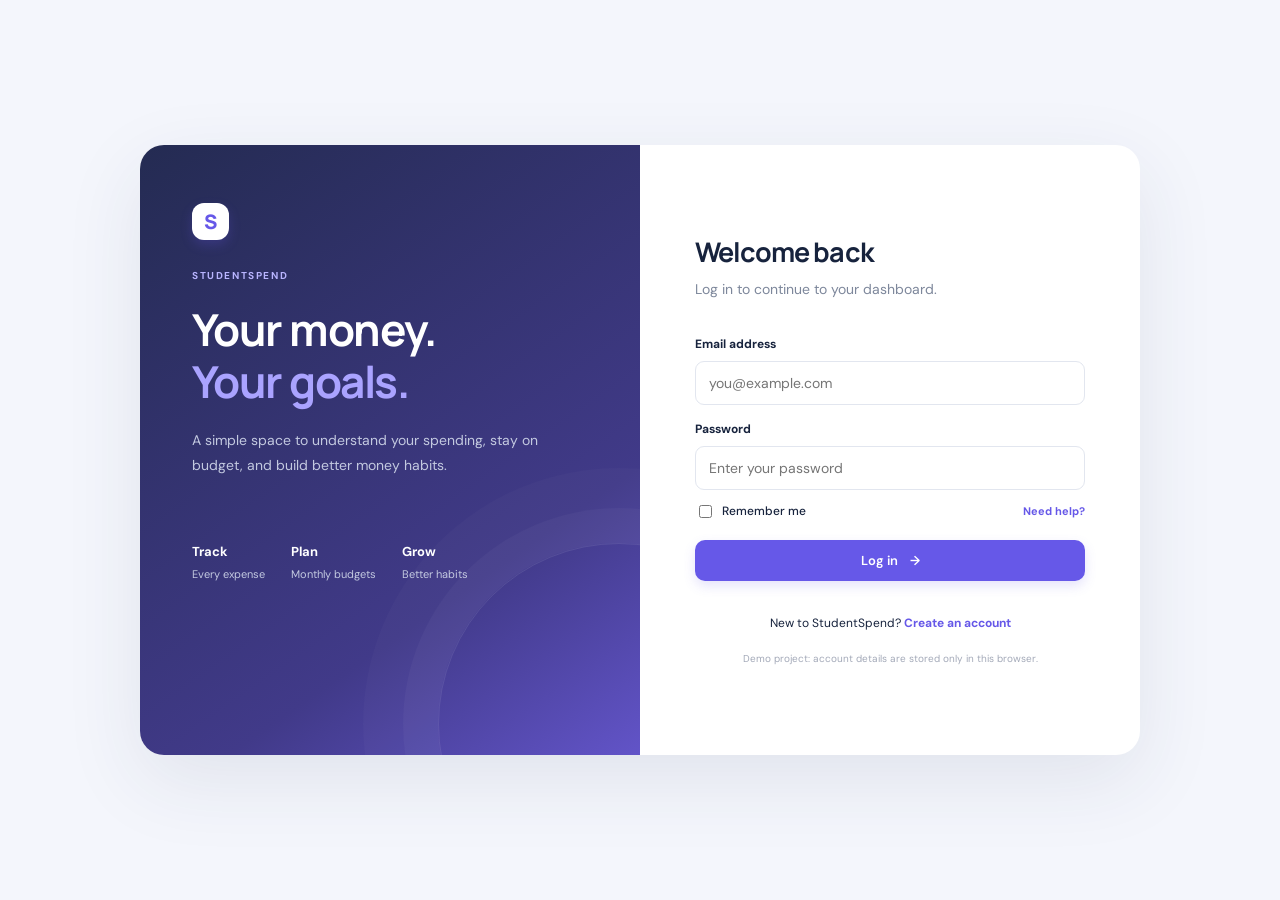
<file: index.html>
<!DOCTYPE html>
<html lang="en">
<head>
  <meta charset="UTF-8">
  <meta name="viewport" content="width=device-width, initial-scale=1.0">
  <title>StudentSpend | Login</title>
  <link rel="stylesheet" href="style.css">
</head>
<body class="auth-page">
  <main class="auth-layout">
    <section class="auth-brand">
      <div class="brand-mark">S</div>
      <p class="eyebrow">STUDENTSPEND</p>
      <h1>Your money.<br><span>Your goals.</span></h1>
      <p class="muted-light">A simple space to understand your spending, stay on budget, and build better money habits.</p>
      <div class="auth-mini-stats"><div><strong>Track</strong><small>Every expense</small></div><div><strong>Plan</strong><small>Monthly budgets</small></div><div><strong>Grow</strong><small>Better habits</small></div></div>
    </section>
    <section class="auth-card">
      <div class="mobile-brand"><div class="brand-mark">S</div><strong>StudentSpend</strong></div>
      <h2>Welcome back</h2><p class="muted">Log in to continue to your dashboard.</p>
      <form id="loginForm" class="form-stack">
        <label for="email">Email address</label><input id="email" type="email" placeholder="you@example.com" required>
        <label for="password">Password</label><input id="password" type="password" placeholder="Enter your password" required minlength="4">
        <div class="form-between"><label class="check-label"><input type="checkbox" id="remember"> Remember me</label><a href="help.html">Need help?</a></div>
        <button class="btn btn-primary full" type="submit">Log in <span>→</span></button>
        <p id="loginMessage" class="form-message" role="status"></p>
      </form>
      <p class="auth-switch">New to StudentSpend? <a href="signup.html">Create an account</a></p>
      <p class="tiny-note">Demo project: account details are stored only in this browser.</p>
    </section>
  </main>
  <script src="app.js"></script>
</body>
</html>
</file>
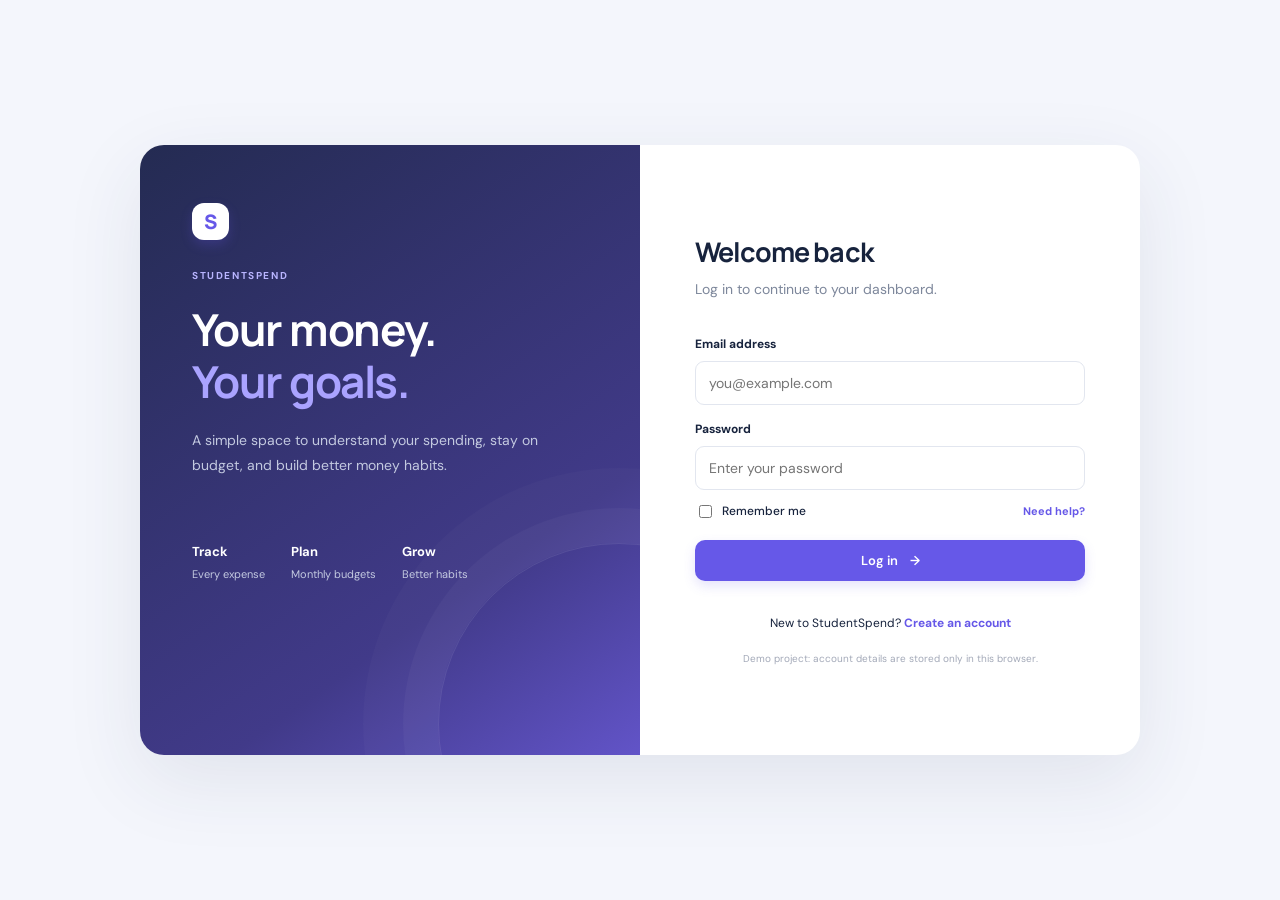
<file: add-expense.html>
<!DOCTYPE html>
<html lang="en"><head><meta charset="UTF-8"><meta name="viewport" content="width=device-width, initial-scale=1.0"><title>Add expense | StudentSpend</title><link rel="stylesheet" href="style.css"></head><body class="app-page"><div class="app-shell"><aside class="sidebar"><a class="brand" href="dashboard.html"><span class="brand-mark">S</span><span>StudentSpend<small>STUDENT FINANCE</small></span></a><nav class="side-nav"><p class="nav-caption">WORKSPACE</p><a href="dashboard.html">▦ <span>Overview</span></a><a href="expenses.html">↗ <span>Transactions</span></a><a class="active" href="add-expense.html">＋ <span>Add expense</span></a><a href="budget.html">◷ <span>My budget</span></a><a href="reports.html">▥ <span>Reports</span></a><p class="nav-caption">PERSONAL</p><a href="profile.html">♙ <span>My profile</span></a><a href="settings.html">⚙ <span>Settings</span></a><a href="help.html">? <span>Help & support</span></a></nav><div class="sidebar-bottom"><button class="logout-link" data-logout>↪ Log out</button></div></aside><main class="main-content"><header class="topbar"><div><p class="eyebrow">WORKSPACE</p><h1>Add expense</h1></div><div class="topbar-user"><div class="avatar" id="avatarInitial">S</div><div><strong id="headerName">Student</strong><small>Student account</small></div></div></header><section class="page-intro"><div><h2>Record a new expense</h2><p class="muted">Capture the little things so you can understand the bigger picture.</p></div></section><div class="form-layout"><section class="panel form-panel"><form id="expenseForm" class="form-stack"><label for="expenseName">Expense name *</label><input id="expenseName" placeholder="e.g. Lunch at college" required maxlength="80"><div class="two-col"><div><label for="expenseAmount">Amount (₹) *</label><input id="expenseAmount" type="number" min="0.01" step="0.01" placeholder="150.00" required></div><div><label for="expenseCategory">Category *</label><select id="expenseCategory" required><option value="">Choose category</option><option>Food</option><option>Transport</option><option>Education</option><option>Shopping</option><option>Entertainment</option><option>Bills</option><option>Health</option><option>Other</option></select></div></div><div class="two-col"><div><label for="expenseDate">Date *</label><input id="expenseDate" type="date" required></div><div><label for="expensePayment">Payment method</label><select id="expensePayment"><option>UPI</option><option>Cash</option><option>Card</option><option>Bank transfer</option><option>Other</option></select></div></div><label for="expenseNote">Note (optional)</label><textarea id="expenseNote" rows="3" placeholder="Add a short note…"></textarea><p id="expenseFormMessage" class="form-message" role="status"></p><div class="form-actions"><a class="btn btn-secondary" href="expenses.html">Cancel</a><button class="btn btn-primary" type="submit">Save expense →</button></div></form></section><aside class="panel side-note"><div class="stat-icon mint">✦</div><h3>Make tracking a habit</h3><p class="muted">Add expenses as soon as you make them. It helps keep your monthly budget accurate.</p><div class="note-divider"></div><p class="small-label">GOOD TO KNOW</p><p class="muted">You can edit your monthly budget any time from the My budget page.</p><a class="text-link" href="budget.html">Go to budget →</a></aside></div><footer class="footer">StudentSpend · Student project demo</footer></main></div><script src="app.js"></script></body></html>
</file>
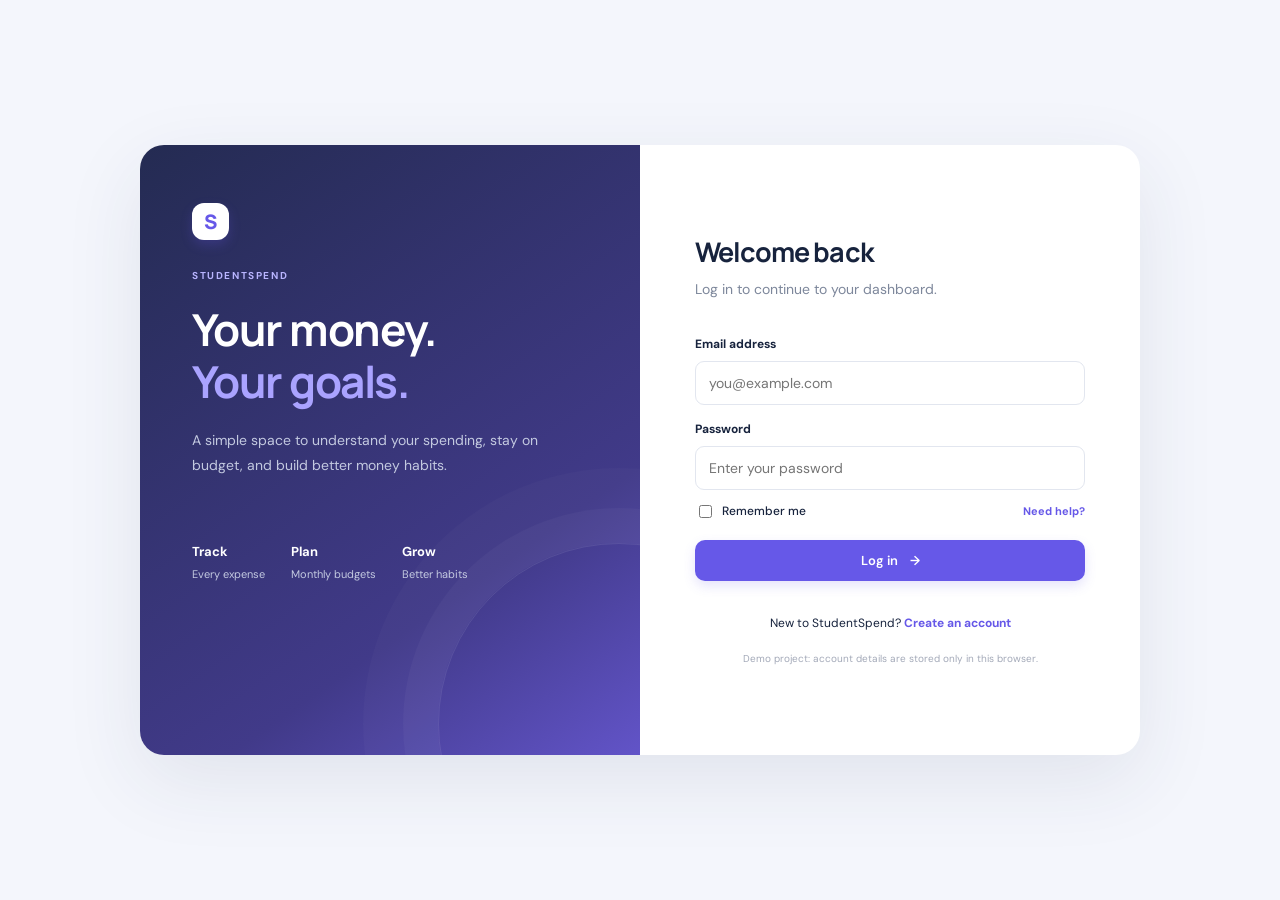
<file: budget.html>
<!DOCTYPE html>
<html lang="en"><head><meta charset="UTF-8"><meta name="viewport" content="width=device-width, initial-scale=1.0"><title>My budget | StudentSpend</title><link rel="stylesheet" href="style.css"></head><body class="app-page"><div class="app-shell"><aside class="sidebar"><a class="brand" href="dashboard.html"><span class="brand-mark">S</span><span>StudentSpend<small>STUDENT FINANCE</small></span></a><nav class="side-nav"><p class="nav-caption">WORKSPACE</p><a href="dashboard.html">▦ <span>Overview</span></a><a href="expenses.html">↗ <span>Transactions</span></a><a href="add-expense.html">＋ <span>Add expense</span></a><a class="active" href="budget.html">◷ <span>My budget</span></a><a href="reports.html">▥ <span>Reports</span></a><p class="nav-caption">PERSONAL</p><a href="profile.html">♙ <span>My profile</span></a><a href="settings.html">⚙ <span>Settings</span></a><a href="help.html">? <span>Help & support</span></a></nav><div class="sidebar-bottom"><button class="logout-link" data-logout>↪ Log out</button></div></aside><main class="main-content"><header class="topbar"><div><p class="eyebrow">WORKSPACE</p><h1>My budget</h1></div><div class="topbar-user"><div class="avatar" id="avatarInitial">S</div><div><strong id="headerName">Student</strong><small>Student account</small></div></div></header><section class="page-intro"><div><h2>Give your money a plan</h2><p class="muted">Choose a monthly limit that works for you.</p></div></section><div class="content-grid budget-grid"><section class="panel"><div class="panel-heading"><div><h3>Monthly budget</h3><p class="muted">Your overall spending limit</p></div><div class="stat-icon violet">◷</div></div><form id="budgetForm" class="form-stack"><label for="monthlyBudget">Budget amount (₹)</label><input id="monthlyBudget" type="number" min="1" step="1" required><p class="muted small-text">Choose an amount you can realistically stick to.</p><button class="btn btn-primary" type="submit">Save budget</button><p id="budgetMessage" class="form-message" role="status"></p></form></section><section class="panel budget-status"><p class="small-label">CURRENT MONTH</p><h2 id="budgetSpent">₹0</h2><p class="muted">Spent so far</p><div class="progress-track"><div id="budgetProgress" class="progress-fill"></div></div><div class="budget-legend"><span>Used <strong id="budgetPercent">0%</strong></span><span>Remaining <strong id="budgetLeft">₹10,000</strong></span></div><div id="budgetWarning" class="notice">You're ready to start tracking your spending.</div></section></div><section class="panel"><div class="panel-heading"><div><h3>Budget tips for students</h3><p class="muted">Small changes can make a difference.</p></div></div><div class="tips-grid"><div><span>01</span><h4>Plan essentials first</h4><p class="muted">Keep transport, food, and study costs in mind before extras.</p></div><div><span>02</span><h4>Set category limits</h4><p class="muted">Use the reports page to spot categories where you spend most.</p></div><div><span>03</span><h4>Review weekly</h4><p class="muted">A five-minute weekly review helps you catch overspending early.</p></div></div></section><footer class="footer">StudentSpend · Student project demo</footer></main></div><script src="app.js"></script></body></html>
</file>
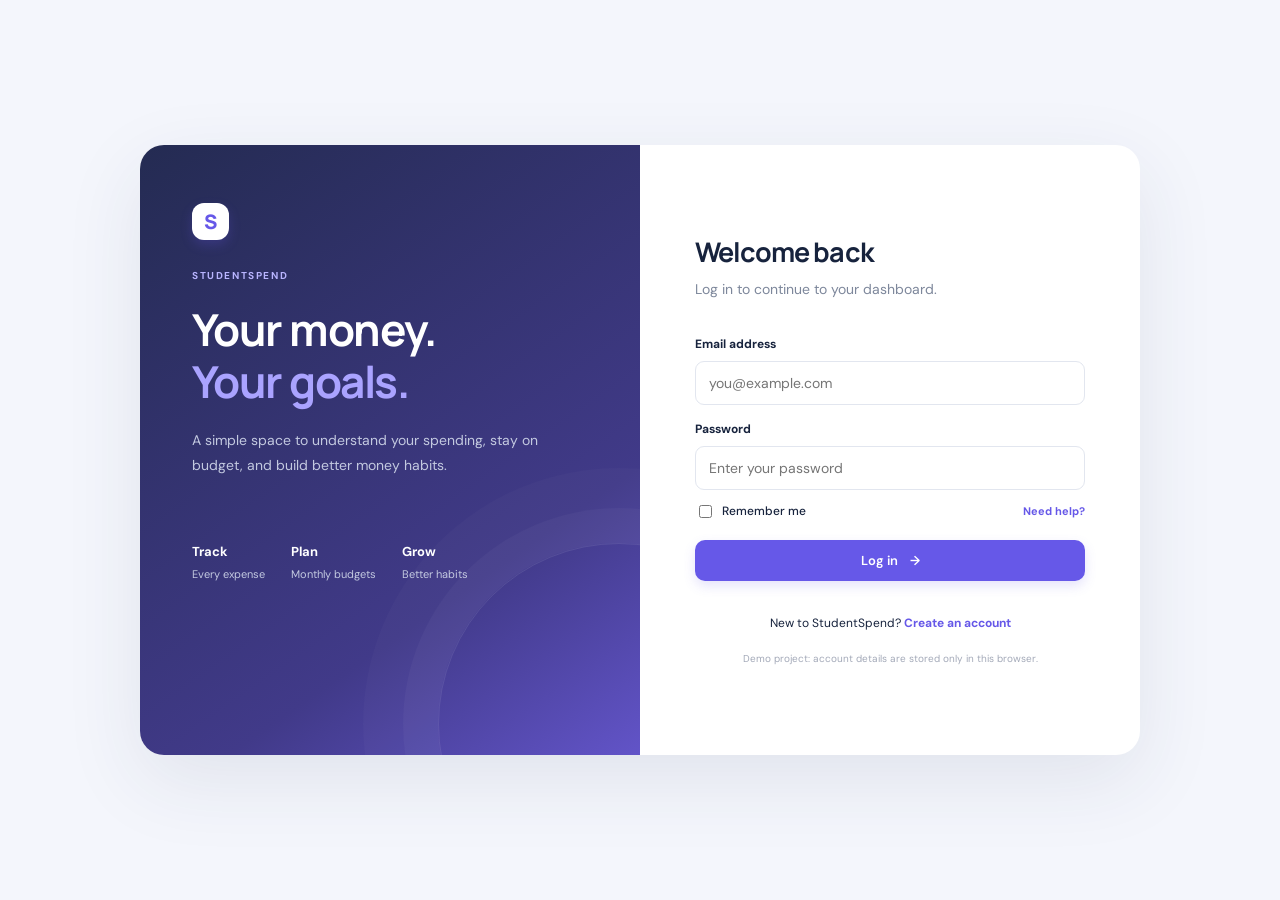
<file: dashboard.html>
<!DOCTYPE html>
<html lang="en"><head><meta charset="UTF-8"><meta name="viewport" content="width=device-width, initial-scale=1.0"><title>Dashboard | StudentSpend</title><link rel="stylesheet" href="style.css"></head>
<body class="app-page"><div class="app-shell"><aside class="sidebar"><a class="brand" href="dashboard.html"><span class="brand-mark">S</span><span>StudentSpend<small>STUDENT FINANCE</small></span></a><nav class="side-nav"><p class="nav-caption">WORKSPACE</p><a class="active" href="dashboard.html">▦ <span>Overview</span></a><a href="expenses.html">↗ <span>Transactions</span></a><a href="add-expense.html">＋ <span>Add expense</span></a><a href="budget.html">◷ <span>My budget</span></a><a href="reports.html">▥ <span>Reports</span></a><p class="nav-caption">PERSONAL</p><a href="profile.html">♙ <span>My profile</span></a><a href="settings.html">⚙ <span>Settings</span></a><a href="help.html">? <span>Help & support</span></a></nav><div class="sidebar-bottom"><div class="sidebar-tip"><strong>Small tip</strong><p>Review your spending every week to stay on track.</p></div><button class="logout-link" data-logout>↪ Log out</button></div></aside>
<main class="main-content"><header class="topbar"><div><p class="eyebrow">YOUR SPACE</p><h1>Overview</h1></div><div class="topbar-user"><div class="avatar" id="avatarInitial">S</div><div><strong id="headerName">Student</strong><small>Student account</small></div></div></header>
<section class="welcome-row"><div><h2 id="welcomeTitle">Good to see you 👋</h2><p class="muted">Here’s how your money is looking this month.</p></div><a class="btn btn-primary" href="add-expense.html">＋ Add expense</a></section>
<section class="stats-grid"><article class="stat-card"><div class="stat-icon violet">↗</div><p>Total spent this month</p><h2 id="dashSpent">₹0</h2><small class="muted">Across all categories</small></article><article class="stat-card"><div class="stat-icon mint">◷</div><p>Budget remaining</p><h2 id="dashRemaining">₹10,000</h2><small id="dashBudgetLabel" class="muted">Of ₹10,000 monthly budget</small></article><article class="stat-card"><div class="stat-icon amber">▤</div><p>Transactions</p><h2 id="dashCount">0</h2><small class="muted">Recorded this month</small></article></section>
<section class="content-grid"><article class="panel"><div class="panel-heading"><div><h3>Recent transactions</h3><p class="muted">Your latest spending activity</p></div><a href="expenses.html">View all →</a></div><div id="recentTransactions" class="transaction-list"></div><div id="recentEmpty" class="empty-state">No expenses yet. Add your first expense to get started.</div></article><article class="panel"><div class="panel-heading"><div><h3>Spending by category</h3><p class="muted">This month at a glance</p></div></div><div id="categorySummary" class="category-summary"></div><div id="categoryEmpty" class="empty-state">Your category breakdown will appear here.</div><a class="text-link" href="reports.html">Explore reports →</a></article></section>
<section class="panel quick-actions"><div><h3>Keep your finances in shape</h3><p class="muted">A few useful shortcuts to make tracking easier.</p></div><div class="quick-action-links"><a href="budget.html">◷ Set a budget</a><a href="reports.html">▥ View reports</a><a href="profile.html">♙ Update profile</a></div></section>
<footer class="footer">StudentSpend · Student project demo · Data stays in this browser</footer></main></div><script src="app.js"></script></body></html>
</file>
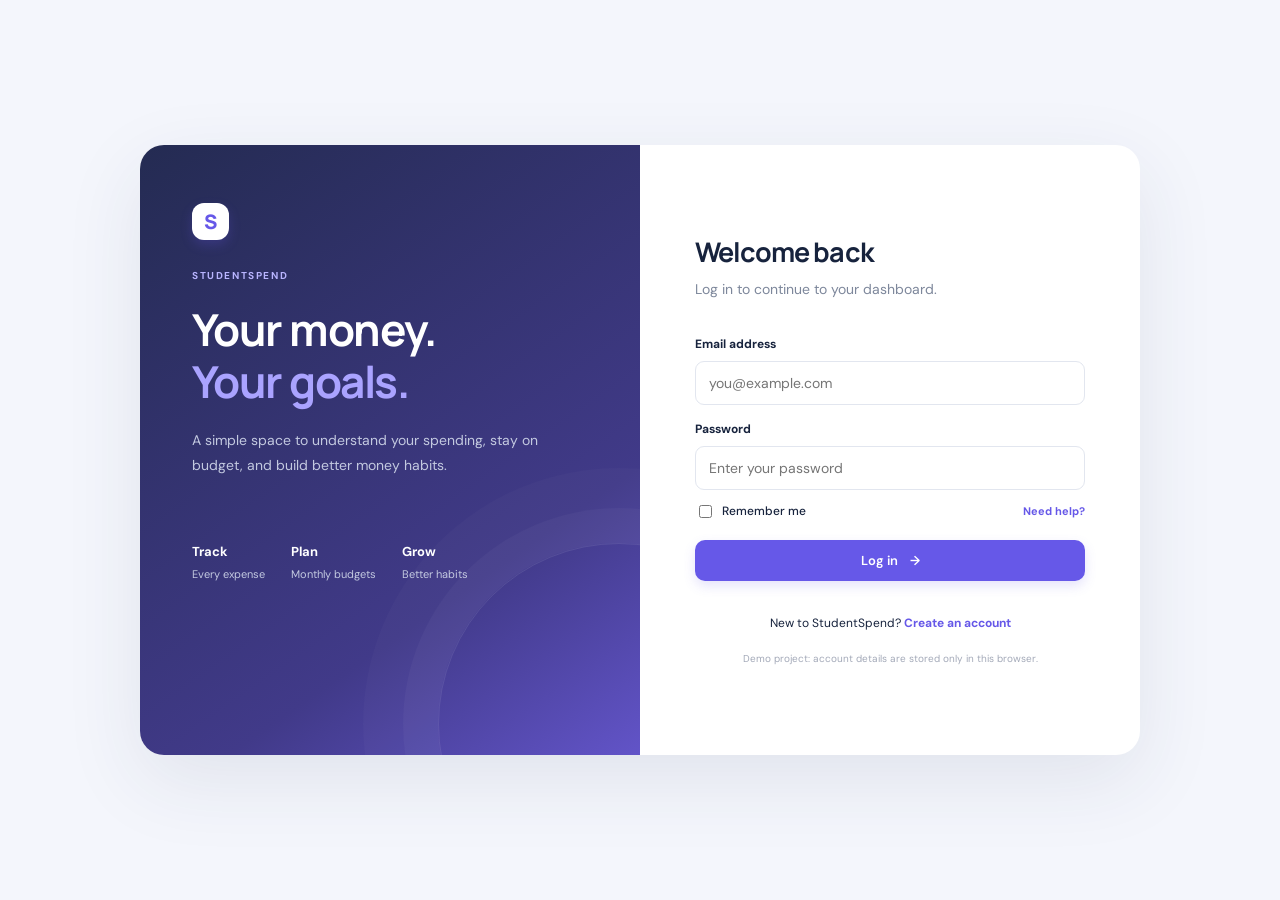
<file: expenses.html>
<!DOCTYPE html>
<html lang="en"><head><meta charset="UTF-8"><meta name="viewport" content="width=device-width, initial-scale=1.0"><title>Transactions | StudentSpend</title><link rel="stylesheet" href="style.css"></head><body class="app-page"><div class="app-shell"><aside class="sidebar"><a class="brand" href="dashboard.html"><span class="brand-mark">S</span><span>StudentSpend<small>STUDENT FINANCE</small></span></a><nav class="side-nav"><p class="nav-caption">WORKSPACE</p><a href="dashboard.html">▦ <span>Overview</span></a><a class="active" href="expenses.html">↗ <span>Transactions</span></a><a href="add-expense.html">＋ <span>Add expense</span></a><a href="budget.html">◷ <span>My budget</span></a><a href="reports.html">▥ <span>Reports</span></a><p class="nav-caption">PERSONAL</p><a href="profile.html">♙ <span>My profile</span></a><a href="settings.html">⚙ <span>Settings</span></a><a href="help.html">? <span>Help & support</span></a></nav><div class="sidebar-bottom"><div class="sidebar-tip"><strong>Small tip</strong><p>Review your spending every week to stay on track.</p></div><button class="logout-link" data-logout>↪ Log out</button></div></aside><main class="main-content"><header class="topbar"><div><p class="eyebrow">WORKSPACE</p><h1>Transactions</h1></div><div class="topbar-user"><div class="avatar" id="avatarInitial">S</div><div><strong id="headerName">Student</strong><small>Student account</small></div></div></header><section class="page-intro"><div><h2>All your spending, in one place</h2><p class="muted">Search, filter, and manage your recorded expenses.</p></div><a class="btn btn-primary" href="add-expense.html">＋ Add expense</a></section><section class="panel"><div class="filter-row"><input id="expenseSearch" type="search" placeholder="Search expense or note…"><select id="categoryFilter"><option value="all">All categories</option><option>Food</option><option>Transport</option><option>Education</option><option>Shopping</option><option>Entertainment</option><option>Bills</option><option>Health</option><option>Other</option></select><select id="sortFilter"><option value="newest">Newest first</option><option value="oldest">Oldest first</option><option value="high">Amount: high to low</option><option value="low">Amount: low to high</option></select></div><div class="table-wrap"><table><thead><tr><th>Expense</th><th>Category</th><th>Date</th><th>Amount</th><th>Action</th></tr></thead><tbody id="expenseTableBody"></tbody></table></div><div id="expensesEmpty" class="empty-state">No transactions match your filters yet.</div><div class="table-footer"><span id="transactionCount">0 transactions</span><strong id="transactionTotal">Total: ₹0</strong></div></section><footer class="footer">StudentSpend · Student project demo</footer></main></div><script src="app.js"></script></body></html>
</file>
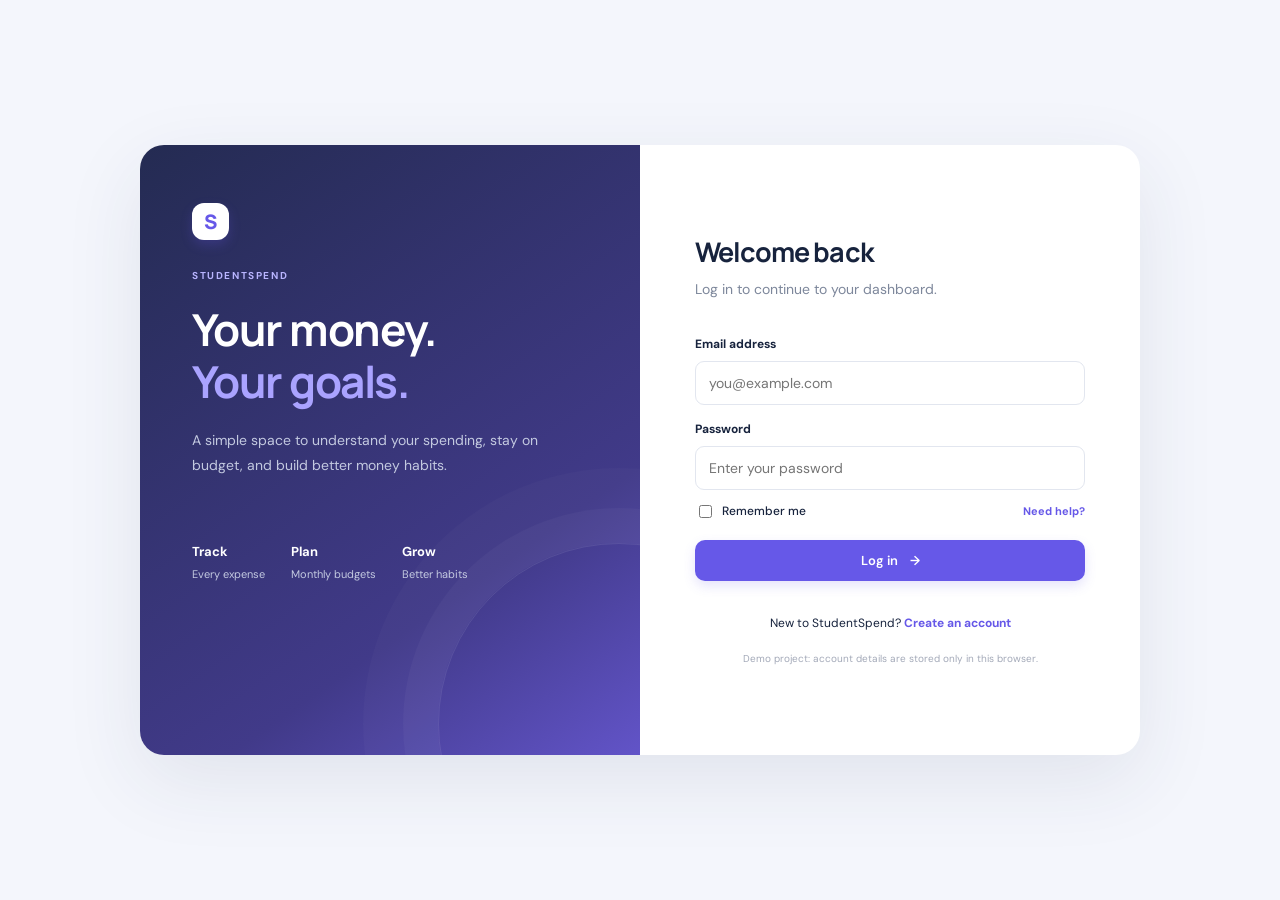
<file: help.html>
<!DOCTYPE html>
<html lang="en"><head><meta charset="UTF-8"><meta name="viewport" content="width=device-width, initial-scale=1.0"><title>Help & support | StudentSpend</title><link rel="stylesheet" href="style.css"></head><body class="app-page"><div class="app-shell"><aside class="sidebar"><a class="brand" href="dashboard.html"><span class="brand-mark">S</span><span>StudentSpend<small>STUDENT FINANCE</small></span></a><nav class="side-nav"><p class="nav-caption">WORKSPACE</p><a href="dashboard.html">▦ <span>Overview</span></a><a href="expenses.html">↗ <span>Transactions</span></a><a href="add-expense.html">＋ <span>Add expense</span></a><a href="budget.html">◷ <span>My budget</span></a><a href="reports.html">▥ <span>Reports</span></a><p class="nav-caption">PERSONAL</p><a href="profile.html">♙ <span>My profile</span></a><a href="settings.html">⚙ <span>Settings</span></a><a class="active" href="help.html">? <span>Help & support</span></a></nav><div class="sidebar-bottom"><button class="logout-link" data-logout>↪ Log out</button></div></aside><main class="main-content"><header class="topbar"><div><p class="eyebrow">PERSONAL</p><h1>Help & support</h1></div><div class="topbar-user"><div class="avatar" id="avatarInitial">S</div><div><strong id="headerName">Student</strong><small>Student account</small></div></div></header><section class="page-intro"><div><h2>How can we help?</h2><p class="muted">Quick answers to common questions about your student expense tracker.</p></div></section><section class="panel faq-list"><details open><summary>How do I add an expense?</summary><p>Choose <b>Add expense</b> from the sidebar, fill in the name, amount, category, and date, then select Save expense.</p></details><details><summary>Where is my data stored?</summary><p>This is a front-end learning project. It stores expenses in your browser's local storage. Data does not automatically sync to another device.</p></details><details><summary>How do I set my monthly budget?</summary><p>Open My budget, enter your monthly limit in rupees, and click Save budget. The dashboard will update automatically.</p></details><details><summary>Can I export my data?</summary><p>Yes. Visit Reports or Settings and use Export CSV to download a spreadsheet-friendly copy of your expenses.</p></details><details><summary>Is the login secure?</summary><p>No. This demonstration stores account information in local browser storage and is not suitable for real users or sensitive information. A production system needs server-side authentication, password hashing, and a database.</p></details><div class="help-callout"><strong>Still stuck?</strong><p class="muted">For a college project, check the README file for setup instructions and the list of pages.</p><a href="README.txt" class="text-link">Read project guide →</a></div></section><footer class="footer">StudentSpend · Student project demo</footer></main></div><script src="app.js"></script></body></html>
</file>
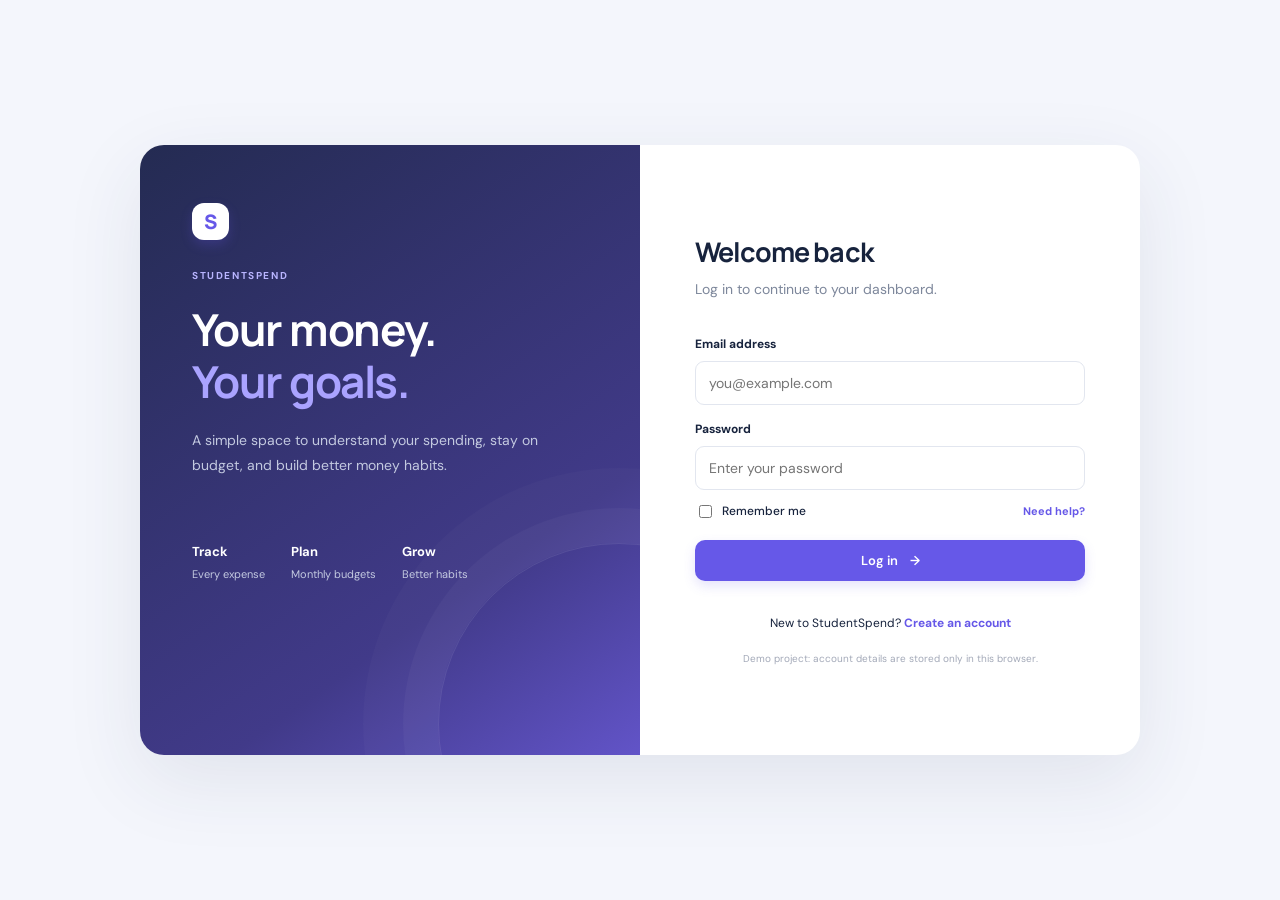
<file: profile.html>
<!DOCTYPE html>
<html lang="en"><head><meta charset="UTF-8"><meta name="viewport" content="width=device-width, initial-scale=1.0"><title>My profile | StudentSpend</title><link rel="stylesheet" href="style.css"></head><body class="app-page"><div class="app-shell"><aside class="sidebar"><a class="brand" href="dashboard.html"><span class="brand-mark">S</span><span>StudentSpend<small>STUDENT FINANCE</small></span></a><nav class="side-nav"><p class="nav-caption">WORKSPACE</p><a href="dashboard.html">▦ <span>Overview</span></a><a href="expenses.html">↗ <span>Transactions</span></a><a href="add-expense.html">＋ <span>Add expense</span></a><a href="budget.html">◷ <span>My budget</span></a><a href="reports.html">▥ <span>Reports</span></a><p class="nav-caption">PERSONAL</p><a class="active" href="profile.html">♙ <span>My profile</span></a><a href="settings.html">⚙ <span>Settings</span></a><a href="help.html">? <span>Help & support</span></a></nav><div class="sidebar-bottom"><button class="logout-link" data-logout>↪ Log out</button></div></aside><main class="main-content"><header class="topbar"><div><p class="eyebrow">PERSONAL</p><h1>My profile</h1></div><div class="topbar-user"><div class="avatar" id="avatarInitial">S</div><div><strong id="headerName">Student</strong><small>Student account</small></div></div></header><section class="page-intro"><div><h2>Your details</h2><p class="muted">Keep your profile information up to date.</p></div></section><section class="panel profile-panel"><div class="profile-avatar" id="profileAvatar">S</div><form id="profileForm" class="form-stack"><label for="profileName">Full name</label><input id="profileName" required maxlength="60"><label for="profileEmail">Email address</label><input id="profileEmail" type="email" disabled><p class="small-text muted">Email is used as your demo account identifier.</p><button class="btn btn-primary" type="submit">Save changes</button><p id="profileMessage" class="form-message" role="status"></p></form></section><footer class="footer">StudentSpend · Student project demo</footer></main></div><script src="app.js"></script></body></html>
</file>
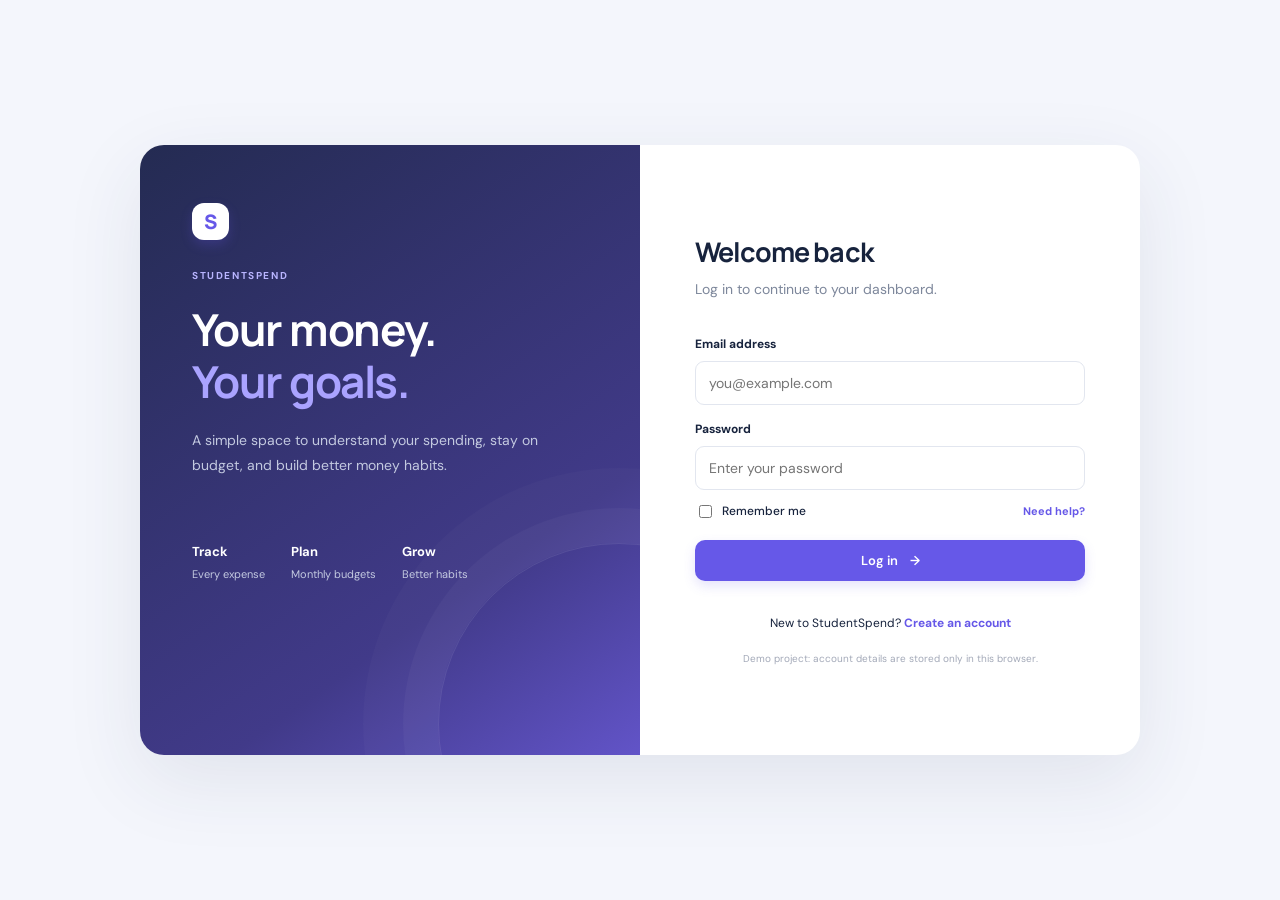
<file: reports.html>
<!DOCTYPE html>
<html lang="en"><head><meta charset="UTF-8"><meta name="viewport" content="width=device-width, initial-scale=1.0"><title>Reports | StudentSpend</title><link rel="stylesheet" href="style.css"></head><body class="app-page"><div class="app-shell"><aside class="sidebar"><a class="brand" href="dashboard.html"><span class="brand-mark">S</span><span>StudentSpend<small>STUDENT FINANCE</small></span></a><nav class="side-nav"><p class="nav-caption">WORKSPACE</p><a href="dashboard.html">▦ <span>Overview</span></a><a href="expenses.html">↗ <span>Transactions</span></a><a href="add-expense.html">＋ <span>Add expense</span></a><a href="budget.html">◷ <span>My budget</span></a><a class="active" href="reports.html">▥ <span>Reports</span></a><p class="nav-caption">PERSONAL</p><a href="profile.html">♙ <span>My profile</span></a><a href="settings.html">⚙ <span>Settings</span></a><a href="help.html">? <span>Help & support</span></a></nav><div class="sidebar-bottom"><button class="logout-link" data-logout>↪ Log out</button></div></aside><main class="main-content"><header class="topbar"><div><p class="eyebrow">WORKSPACE</p><h1>Reports</h1></div><div class="topbar-user"><div class="avatar" id="avatarInitial">S</div><div><strong id="headerName">Student</strong><small>Student account</small></div></div></header><section class="page-intro"><div><h2>Your spending story</h2><p class="muted">A quick breakdown of where your money goes.</p></div><button id="exportCsv" class="btn btn-secondary">↓ Export CSV</button></section><section class="stats-grid"><article class="stat-card"><div class="stat-icon violet">↗</div><p>Total expenses (all time)</p><h2 id="reportTotal">₹0</h2><small class="muted">All recorded transactions</small></article><article class="stat-card"><div class="stat-icon mint">▤</div><p>Average transaction</p><h2 id="reportAverage">₹0</h2><small class="muted">Average amount per expense</small></article><article class="stat-card"><div class="stat-icon amber">◉</div><p>Top category</p><h2 id="reportTopCategory">—</h2><small class="muted">By total amount</small></article></section><div class="content-grid"><section class="panel"><div class="panel-heading"><div><h3>Category breakdown</h3><p class="muted">Share of all recorded expenses</p></div></div><div id="reportCategories" class="report-bars"></div><div id="reportEmpty" class="empty-state">Add expenses to generate your report.</div></section><section class="panel"><div class="panel-heading"><div><h3>Helpful insights</h3><p class="muted">Based on your recorded data</p></div></div><div id="reportInsights" class="insight-list"></div></section></div><footer class="footer">StudentSpend · Student project demo</footer></main></div><script src="app.js"></script></body></html>
</file>
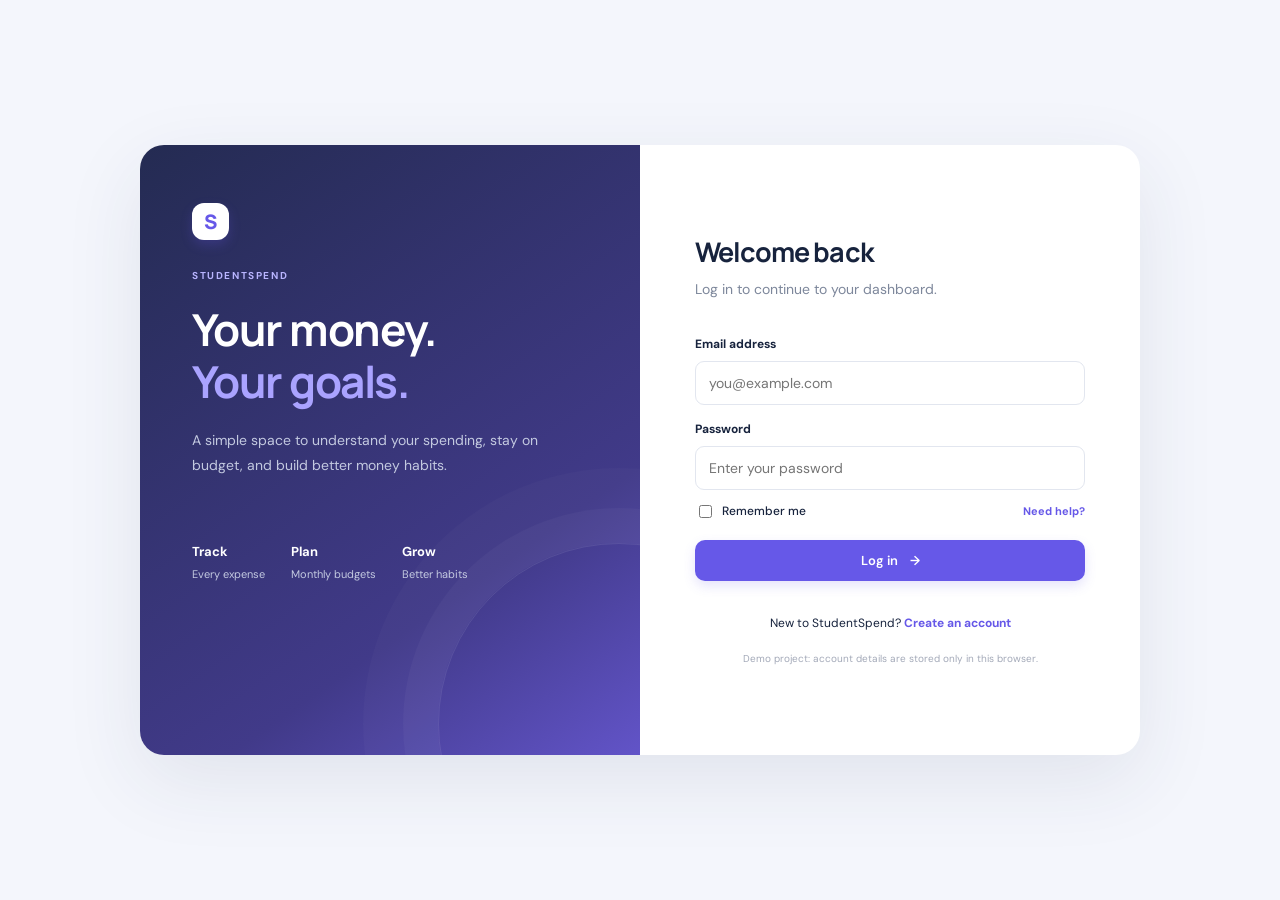
<file: settings.html>
<!DOCTYPE html>
<html lang="en"><head><meta charset="UTF-8"><meta name="viewport" content="width=device-width, initial-scale=1.0"><title>Settings | StudentSpend</title><link rel="stylesheet" href="style.css"></head><body class="app-page"><div class="app-shell"><aside class="sidebar"><a class="brand" href="dashboard.html"><span class="brand-mark">S</span><span>StudentSpend<small>STUDENT FINANCE</small></span></a><nav class="side-nav"><p class="nav-caption">WORKSPACE</p><a href="dashboard.html">▦ <span>Overview</span></a><a href="expenses.html">↗ <span>Transactions</span></a><a href="add-expense.html">＋ <span>Add expense</span></a><a href="budget.html">◷ <span>My budget</span></a><a href="reports.html">▥ <span>Reports</span></a><p class="nav-caption">PERSONAL</p><a href="profile.html">♙ <span>My profile</span></a><a class="active" href="settings.html">⚙ <span>Settings</span></a><a href="help.html">? <span>Help & support</span></a></nav><div class="sidebar-bottom"><button class="logout-link" data-logout>↪ Log out</button></div></aside><main class="main-content"><header class="topbar"><div><p class="eyebrow">PERSONAL</p><h1>Settings</h1></div><div class="topbar-user"><div class="avatar" id="avatarInitial">S</div><div><strong id="headerName">Student</strong><small>Student account</small></div></div></header><section class="page-intro"><div><h2>Make StudentSpend yours</h2><p class="muted">Manage your preferences and local project data.</p></div></section><section class="panel settings-panel"><div class="setting-row"><div><h3>Currency display</h3><p class="muted">Amounts are currently displayed in Indian Rupees (₹).</p></div><span class="pill">INR · ₹</span></div><div class="setting-row"><div><h3>Browser storage</h3><p class="muted">Your demo expenses and profile are saved in this browser's local storage.</p></div><span class="pill pill-green">Local only</span></div><div class="setting-row"><div><h3>Export your expenses</h3><p class="muted">Download your transaction list as a CSV file.</p></div><button id="settingsExport" class="btn btn-secondary">Export CSV</button></div><div class="setting-row danger-row"><div><h3>Clear all expense data</h3><p class="muted">Permanently clear the expenses and reset your budget in this browser.</p></div><button id="clearData" class="btn btn-danger">Clear data</button></div><p id="settingsMessage" class="form-message" role="status"></p></section><footer class="footer">StudentSpend · Student project demo</footer></main></div><script src="app.js"></script></body></html>
</file>
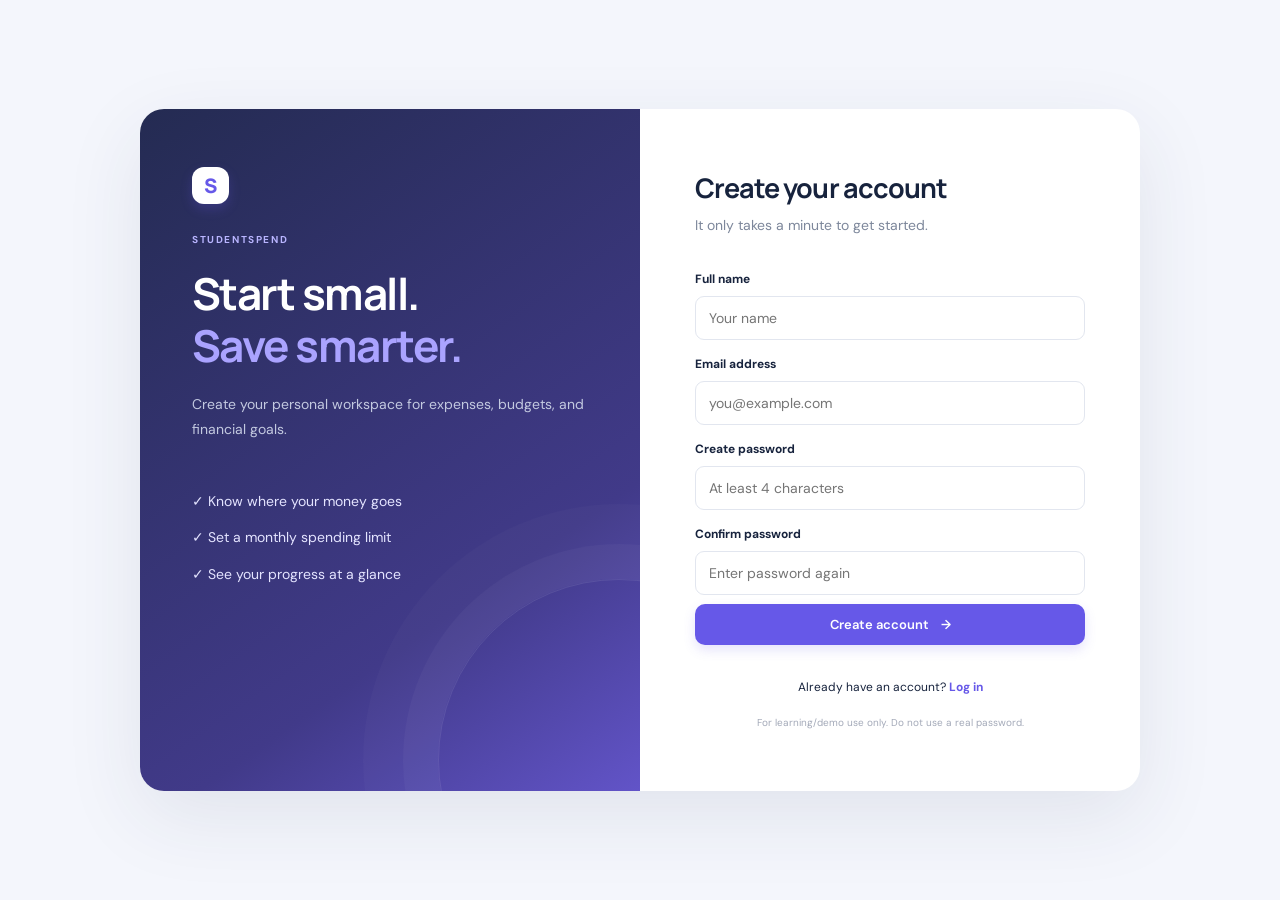
<file: signup.html>
<!DOCTYPE html>
<html lang="en"><head><meta charset="UTF-8"><meta name="viewport" content="width=device-width, initial-scale=1.0"><title>Create account | StudentSpend</title><link rel="stylesheet" href="style.css"></head>
<body class="auth-page">
<main class="auth-layout">
  <section class="auth-brand"><div class="brand-mark">S</div><p class="eyebrow">STUDENTSPEND</p><h1>Start small.<br><span>Save smarter.</span></h1><p class="muted-light">Create your personal workspace for expenses, budgets, and financial goals.</p><div class="feature-list"><p>✓ Know where your money goes</p><p>✓ Set a monthly spending limit</p><p>✓ See your progress at a glance</p></div></section>
  <section class="auth-card"><div class="mobile-brand"><div class="brand-mark">S</div><strong>StudentSpend</strong></div><h2>Create your account</h2><p class="muted">It only takes a minute to get started.</p>
  <form id="signupForm" class="form-stack"><label for="fullName">Full name</label><input id="fullName" type="text" placeholder="Your name" required>
  <label for="signupEmail">Email address</label><input id="signupEmail" type="email" placeholder="you@example.com" required>
  <label for="signupPassword">Create password</label><input id="signupPassword" type="password" placeholder="At least 4 characters" minlength="4" required>
  <label for="confirmPassword">Confirm password</label><input id="confirmPassword" type="password" placeholder="Enter password again" minlength="4" required>
  <button class="btn btn-primary full" type="submit">Create account <span>→</span></button><p id="signupMessage" class="form-message" role="status"></p></form>
  <p class="auth-switch">Already have an account? <a href="index.html">Log in</a></p><p class="tiny-note">For learning/demo use only. Do not use a real password.</p></section>
</main><script src="app.js"></script></body></html>
</file>
<file: style.css>
@import url('https://fonts.googleapis.com/css2?family=DM+Sans:wght@400;500;600;700&family=Manrope:wght@400;500;600;700;800&display=swap');
:root{--ink:#17233d;--muted:#7d879b;--line:#e8ecf3;--bg:#f6f8fc;--primary:#6658e8;--primary-dark:#5143d0;--mint:#e3f8ef;--green:#1c9b6c;--violet:#efedff;--amber:#fff3dc;--shadow:0 10px 30px rgba(33,45,83,.05)}
*{box-sizing:border-box}body{margin:0;font-family:'DM Sans',sans-serif;color:var(--ink);background:var(--bg);font-size:14px}h1,h2,h3,h4,p{margin-top:0}h1,h2,h3,h4{font-family:Manrope,sans-serif;letter-spacing:-.035em}h1{font-size:30px;margin-bottom:0}h2{font-size:23px;margin-bottom:8px}h3{font-size:16px;margin-bottom:6px}p{line-height:1.6}.muted{color:var(--muted)}.muted-light{color:#c3c9e0;line-height:1.8;max-width:400px}.eyebrow,.nav-caption,.small-label{font-size:10px;letter-spacing:.16em;font-weight:700;color:#9aa3b7}.eyebrow{margin-bottom:7px}.btn{border:0;border-radius:10px;padding:12px 17px;font:600 13px 'DM Sans',sans-serif;display:inline-flex;gap:12px;align-items:center;justify-content:center;text-decoration:none;cursor:pointer;white-space:nowrap;transition:.2s}.btn-primary{background:var(--primary);color:white;box-shadow:0 5px 12px #6658e82b}.btn-primary:hover{background:var(--primary-dark);transform:translateY(-1px)}.btn-secondary{background:#f2f3f9;color:var(--ink);border:1px solid var(--line)}.btn-danger{background:#fff0f0;color:#c33c4c;border:1px solid #ffd8dc}.full{width:100%}.brand-mark{width:37px;height:37px;border-radius:12px;background:var(--primary);color:white;display:grid;place-items:center;font:800 20px Manrope;box-shadow:0 5px 12px #6658e83b;flex-shrink:0}
.auth-page{background:#f4f6fc;min-height:100vh;display:grid;place-items:center;padding:28px}.auth-layout{width:min(100%,1000px);min-height:610px;display:grid;grid-template-columns:1fr 1fr;background:white;border-radius:24px;overflow:hidden;box-shadow:0 25px 80px #28345818}.auth-brand{padding:58px 52px;background:linear-gradient(145deg,#242b52,#413a89 70%,#6254c8);color:white;position:relative;overflow:hidden}.auth-brand:after{content:"";position:absolute;width:360px;height:360px;border:1px solid #ffffff18;border-radius:50%;right:-160px;bottom:-150px;box-shadow:0 0 0 35px #ffffff08,0 0 0 75px #ffffff05}.auth-brand .brand-mark{background:white;color:var(--primary);margin-bottom:28px}.auth-brand .eyebrow{color:#b9b5ff}.auth-brand h1{font-size:44px;line-height:1.18;margin:20px 0}.auth-brand h1 span{color:#aaa3ff}.auth-mini-stats{display:flex;gap:26px;margin-top:65px}.auth-mini-stats div{display:flex;flex-direction:column;gap:7px}.auth-mini-stats strong{font-size:13px}.auth-mini-stats small{color:#c3c9e0;font-size:11px}.auth-card{padding:60px 55px;align-self:center}.auth-card h2{font-size:27px}.auth-card>.muted{margin-bottom:28px}.form-stack{display:flex;flex-direction:column;gap:9px}.form-stack label{font-size:12px;font-weight:700;margin-top:7px}.form-stack input,.form-stack select,.form-stack textarea,.filter-row input,.filter-row select{font:14px 'DM Sans',sans-serif;color:var(--ink);background:#fff;border:1px solid #e2e6ef;border-radius:9px;padding:12px 13px;outline:none;width:100%;min-width:0}.form-stack input:focus,.form-stack select:focus,.form-stack textarea:focus,.filter-row input:focus,.filter-row select:focus{border-color:#9389f3;box-shadow:0 0 0 3px #6658e815}.form-between{display:flex;align-items:center;justify-content:space-between;font-size:11px;margin:3px 0 10px}.form-between a,.auth-switch a{color:var(--primary);text-decoration:none;font-weight:700}.check-label{display:flex;align-items:center;gap:7px!important;margin:0!important;font-weight:500!important}.check-label input{width:auto}.auth-switch{text-align:center;font-size:12px;margin:24px 0 0}.tiny-note{font-size:10px;color:#a3a9b8;text-align:center;margin:18px 0 0}.form-message{font-size:12px;min-height:0;margin:0;color:var(--green)}.feature-list{margin-top:48px;color:#e4e4ff;line-height:2}.mobile-brand{display:none;align-items:center;gap:10px;margin-bottom:25px}.mobile-brand .brand-mark{width:32px;height:32px;font-size:17px}
.app-shell{min-height:100vh}.sidebar{width:240px;background:#fff;border-right:1px solid var(--line);position:fixed;inset:0 auto 0 0;display:flex;flex-direction:column;padding:27px 16px 18px;z-index:3}.brand{display:flex;align-items:center;gap:10px;padding:0 9px 30px;color:var(--ink);text-decoration:none;font-family:Manrope;font-weight:800;font-size:15px}.brand small{display:block;color:#a1a8b8;font:700 8px 'DM Sans';letter-spacing:.14em;margin-top:5px}.side-nav{display:flex;flex-direction:column;gap:5px}.nav-caption{padding:0 13px;margin:10px 0 5px}.side-nav a{display:flex;align-items:center;gap:12px;padding:12px 13px;border-radius:9px;color:#7c859a;text-decoration:none;font-size:14px}.side-nav a span{font-size:12px;font-weight:600}.side-nav a.active{background:#f0efff;color:var(--primary);font-weight:700}.side-nav a:hover:not(.active){background:#f7f8fc;color:var(--ink)}.sidebar-bottom{margin-top:auto}.sidebar-tip{background:#f5f4ff;padding:14px;border-radius:12px;margin:0 3px 15px}.sidebar-tip strong{font-size:11px}.sidebar-tip p{font-size:10px;line-height:1.6;color:#777f98;margin:7px 0 0}.logout-link{background:transparent;border:0;color:#8a91a4;font:600 12px 'DM Sans';padding:12px;cursor:pointer}.main-content{margin-left:240px;padding:31px 36px 20px;max-width:1600px}.topbar{display:flex;justify-content:space-between;align-items:center;padding-bottom:28px;border-bottom:1px solid var(--line)}.topbar-user{display:flex;align-items:center;gap:10px}.topbar-user strong{font-size:12px;display:block}.topbar-user small{font-size:10px;color:var(--muted);display:block;margin-top:4px}.avatar{width:37px;height:37px;border-radius:50%;background:#ebe8ff;color:var(--primary);display:grid;place-items:center;font-weight:800}.welcome-row,.page-intro{display:flex;align-items:center;justify-content:space-between;gap:20px;margin:27px 0 21px}.welcome-row h2,.page-intro h2{margin-bottom:6px}.welcome-row p,.page-intro p{margin-bottom:0}.stats-grid{display:grid;grid-template-columns:repeat(3,minmax(0,1fr));gap:17px;margin-bottom:20px}.stat-card,.panel{background:white;border:1px solid #edf0f6;border-radius:15px;padding:21px;box-shadow:var(--shadow)}.stat-card p{color:#7e879a;font-size:11px;margin:13px 0 7px}.stat-card h2{font-size:27px;margin:0 0 6px}.stat-card small{font-size:10px}.stat-icon{width:35px;height:35px;border-radius:11px;display:grid;place-items:center;font-size:18px}.violet{background:var(--violet);color:var(--primary)}.mint{background:var(--mint);color:var(--green)}.amber{background:var(--amber);color:#c68a20}.content-grid{display:grid;grid-template-columns:1.25fr 1fr;gap:18px;margin-bottom:19px}.panel-heading{display:flex;justify-content:space-between;align-items:center;gap:12px;margin-bottom:20px}.panel-heading p{font-size:11px;margin:0}.panel-heading a,.text-link{color:var(--primary);text-decoration:none;font-size:11px;font-weight:700}.transaction-list{display:flex;flex-direction:column}.transaction-item{display:flex;align-items:center;gap:11px;padding:13px 0;border-bottom:1px solid #f0f2f7}.transaction-item:last-child{border-bottom:0}.category-icon{width:36px;height:36px;border-radius:10px;background:#f2f3fa;display:grid;place-items:center;font-size:16px;flex-shrink:0}.transaction-info{flex:1;min-width:0}.transaction-info strong{display:block;font-size:12px;white-space:nowrap;overflow:hidden;text-overflow:ellipsis}.transaction-info small{display:block;color:var(--muted);font-size:10px;margin-top:4px}.transaction-amount{font-size:12px;font-weight:700;white-space:nowrap}.empty-state{font-size:11px;color:#a0a7b7;text-align:center;padding:24px 5px;line-height:1.7}.category-summary{display:flex;flex-direction:column;gap:15px;margin-bottom:19px}.category-line-head{display:flex;justify-content:space-between;font-size:11px;margin-bottom:7px}.category-line-head span:last-child{font-weight:700}.progress-track,.category-track{height:7px;background:#f0f1f7;border-radius:9px;overflow:hidden}.progress-fill,.category-fill{height:100%;background:var(--primary);border-radius:9px;transition:width .3s}.category-fill:nth-child(1){background:var(--primary)}.text-link{display:inline-block;margin-top:4px}.quick-actions{display:flex;justify-content:space-between;align-items:center;gap:20px}.quick-actions p{font-size:11px;margin:0}.quick-action-links{display:flex;gap:8px;flex-wrap:wrap}.quick-action-links a{background:#f5f6fb;border:1px solid var(--line);padding:10px 12px;border-radius:9px;color:#5f6680;text-decoration:none;font-size:10px;font-weight:700}.footer{font-size:10px;color:#a3aabd;padding:25px 0 10px}.page-intro{margin-top:28px}.filter-row{display:grid;grid-template-columns:1.5fr 1fr 1fr;gap:10px;margin-bottom:20px}.filter-row input,.filter-row select{font-size:12px;padding:11px}.table-wrap{width:100%;overflow-x:auto}table{width:100%;border-collapse:collapse;text-align:left;white-space:nowrap}th{font-size:10px;color:#9aa2b3;font-weight:700;text-transform:uppercase;letter-spacing:.06em;padding:13px 12px;border-bottom:1px solid var(--line)}td{font-size:12px;padding:15px 12px;border-bottom:1px solid #f0f2f7}td:first-child{font-weight:700}td .muted{font-weight:400;font-size:10px;display:block;margin-top:4px}.category-pill,.pill{display:inline-block;border-radius:20px;background:#f2f2ff;color:#7065d8;font-size:10px;font-weight:700;padding:6px 9px}.delete-btn{border:0;background:#fff0f0;color:#ca4d5a;border-radius:7px;padding:7px 9px;cursor:pointer;font-size:10px}.table-footer{display:flex;justify-content:space-between;padding-top:17px;font-size:11px;color:var(--muted)}.table-footer strong{color:var(--ink)}.form-layout{display:grid;grid-template-columns:minmax(0,1.5fr) minmax(230px,.8fr);gap:18px;align-items:start}.form-panel{padding:27px}.form-stack .two-col{display:grid;grid-template-columns:1fr 1fr;gap:15px}.form-stack .two-col>div{min-width:0;display:flex;flex-direction:column;gap:9px}.form-actions{display:flex;justify-content:flex-end;gap:9px;margin-top:10px}.side-note{padding:23px}.side-note h3{margin-top:17px}.side-note p{font-size:12px}.note-divider{border-top:1px solid var(--line);margin:20px 0}.small-label{font-size:9px}.small-text{font-size:11px;margin:0}.budget-grid{grid-template-columns:1fr 1fr;margin-bottom:20px}.budget-status{background:linear-gradient(140deg,#fff,#faf9ff)}.budget-status h2{font-size:32px;margin:10px 0 3px}.budget-status>.muted{font-size:11px}.budget-status .progress-track{height:10px;margin:25px 0 12px}.budget-legend{display:flex;justify-content:space-between;font-size:10px;color:var(--muted)}.budget-legend strong{color:var(--ink);margin-left:5px}.notice{margin-top:22px;background:#f4f3ff;border-radius:9px;padding:12px;color:#7165cf;font-size:11px;line-height:1.5}.tips-grid{display:grid;grid-template-columns:repeat(3,1fr);gap:20px}.tips-grid>div{background:#fafbfe;border-radius:11px;padding:17px}.tips-grid span{font-size:11px;color:var(--primary);font-weight:800}.tips-grid h4{font-size:13px;margin:12px 0 6px}.tips-grid p{font-size:11px;margin:0}.report-bars{display:flex;flex-direction:column;gap:17px}.report-bar-row{display:grid;grid-template-columns:105px 1fr 60px;align-items:center;gap:10px;font-size:11px}.report-bar-row .category-track{height:8px}.report-bar-row strong{text-align:right}.insight-list{display:flex;flex-direction:column;gap:12px}.insight-item{padding:14px;border-radius:10px;background:#f8f8fd;font-size:12px;line-height:1.6}.insight-item strong{display:block;margin-bottom:4px}.profile-panel{max-width:650px;padding:28px}.profile-avatar{width:66px;height:66px;border-radius:22px;display:grid;place-items:center;background:#efedff;color:var(--primary);font:800 28px Manrope;margin-bottom:22px}.profile-panel .form-stack{max-width:440px}.profile-panel button{align-self:flex-start;margin-top:8px}.settings-panel{padding:5px 24px}.setting-row{display:flex;justify-content:space-between;align-items:center;gap:20px;padding:23px 0;border-bottom:1px solid var(--line)}.setting-row:last-of-type{border-bottom:0}.setting-row h3{margin-bottom:5px}.setting-row p{font-size:11px;margin:0;max-width:500px}.pill-green{background:#e4f8ef;color:#16885c}.danger-row h3{color:#c64c59}.faq-list{max-width:850px}.faq-list details{padding:18px 0;border-bottom:1px solid var(--line)}.faq-list summary{font-size:13px;font-weight:700;cursor:pointer;list-style:none}.faq-list summary:after{content:"+";float:right;color:var(--primary);font-size:18px}.faq-list details[open] summary:after{content:"−"}.faq-list details p{font-size:12px;color:#737e95;line-height:1.8;margin:13px 25px 0 0}.help-callout{margin-top:22px;padding:18px;background:#f7f6ff;border-radius:12px}.help-callout p{font-size:11px;margin:6px 0}.help-callout .text-link{margin-top:5px}
@media(max-width:1050px){.sidebar{width:205px}.main-content{margin-left:205px;padding:25px 22px}.content-grid{grid-template-columns:1fr}.auth-brand{padding:45px 35px}.auth-card{padding:45px 35px}.quick-actions{align-items:flex-start;flex-direction:column}.quick-action-links{width:100%}}
@media(max-width:720px){.auth-page{padding:12px}.auth-layout{grid-template-columns:1fr;max-width:480px}.auth-brand{display:none}.auth-card{padding:32px 24px}.mobile-brand{display:flex}.auth-card h2{font-size:24px}.sidebar{position:relative;width:100%;height:auto;padding:12px 14px;border-right:0;border-bottom:1px solid var(--line)}.brand{padding:0 4px 12px}.brand .brand-mark{width:32px;height:32px}.side-nav{display:grid;grid-template-columns:repeat(4,minmax(0,1fr));gap:3px}.nav-caption,.sidebar-tip,.sidebar-bottom{display:none}.side-nav a{justify-content:center;flex-direction:column;gap:4px;padding:9px 3px;font-size:15px}.side-nav a span{font-size:9px}.main-content{margin-left:0;padding:18px 14px}.topbar{padding-bottom:18px}.topbar h1{font-size:25px}.topbar-user small{display:none}.topbar-user{gap:7px}.topbar-user strong{max-width:90px;overflow:hidden;text-overflow:ellipsis;white-space:nowrap}.welcome-row,.page-intro{align-items:flex-start;flex-direction:column;margin:22px 0 18px}.welcome-row .btn,.page-intro .btn{align-self:stretch}.stats-grid{grid-template-columns:1fr;gap:10px}.stat-card{padding:17px;display:grid;grid-template-columns:40px 1fr;column-gap:10px;align-items:center}.stat-card .stat-icon{grid-row:span 2}.stat-card p{margin:0 0 4px}.stat-card h2{font-size:22px}.stat-card small{grid-column:2}.panel{padding:17px}.panel-heading{margin-bottom:13px}.filter-row{grid-template-columns:1fr}.form-layout,.budget-grid{grid-template-columns:1fr}.form-panel{padding:18px}.form-stack .two-col{grid-template-columns:1fr;gap:9px}.tips-grid{grid-template-columns:1fr}.quick-action-links{display:grid;grid-template-columns:1fr}.quick-action-links a{text-align:center}.report-bar-row{grid-template-columns:82px 1fr 48px}.setting-row{align-items:flex-start;flex-direction:column;gap:12px}.profile-panel{padding:20px}.table-footer{gap:10px}.footer{padding-top:20px}}
</file>
